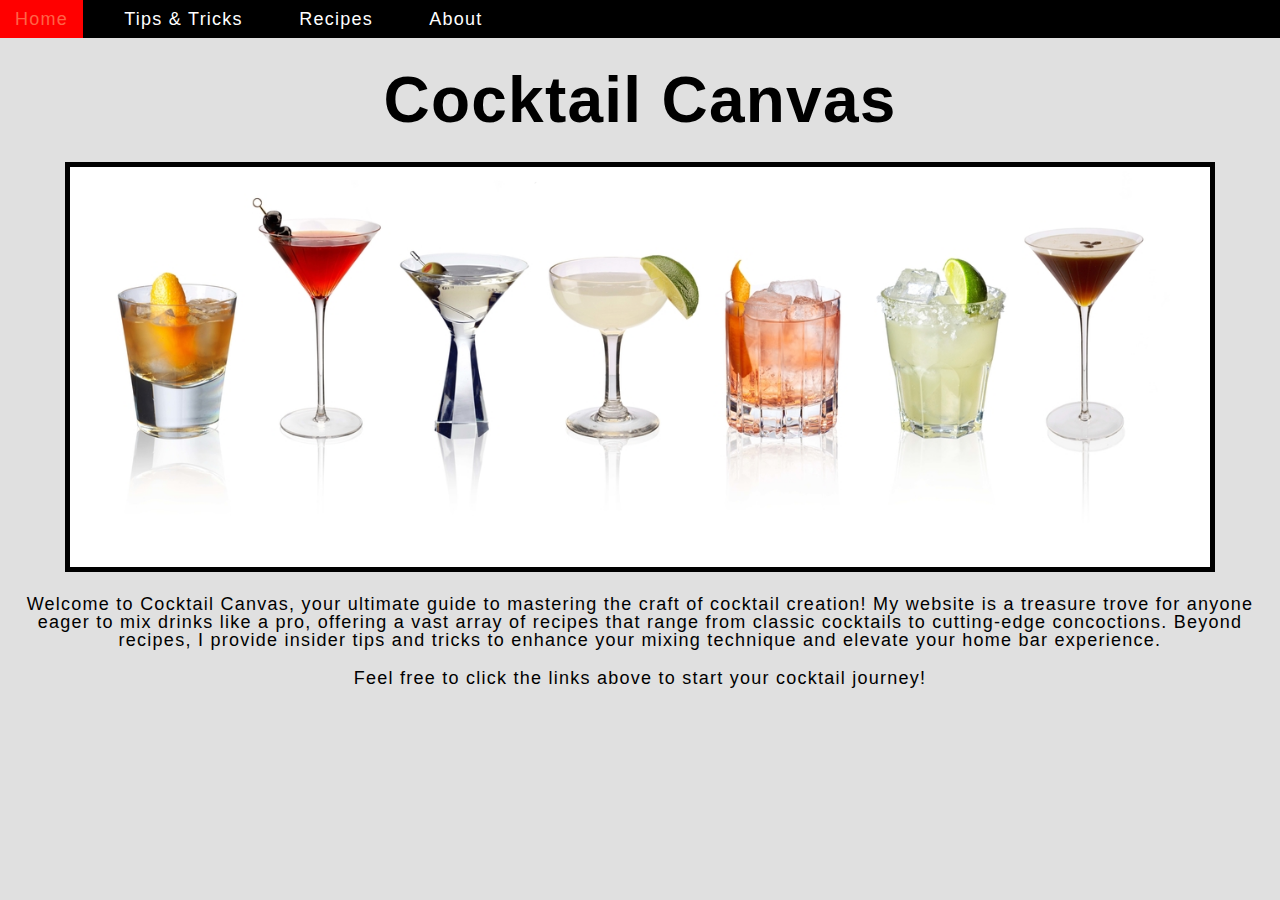
<file: index.html>
<!DOCTYPE html>
<html lang="en">
<head>
    <meta charset="UTF-8">
    <meta name="viewport" content="width=device-width, initial-scale=1.0">
    <title>index</title>
    <link rel="icon" type="image/x-icon" href="iimages/favicon.ico">
    <link rel="stylesheet" href="css/html5reset.css">
    <link rel="stylesheet" href="css/style.css">
    <link rel="stylesheet" href="https://fonts.googleapis.com/css?family=Lora">
</head>
<body>
    <a href="#main-content" class="skip-link">Skip to Main Content</a>
    <header>
        <nav>
            <ul class = "nav">
                <li><a class = "active" href = "index.html">Home</a></li>
                <li><a href = "tips.html">Tips & Tricks</a></li>
                <li><a href = "recipes.html">Recipes</a></li>
                <li><a href = "about.html">About</a></li>
            </ul>
        </nav>

    </header>
    <main id="main-content">
        <div class="mainpage">
            <h1>Cocktail Canvas</h1>
            <img src="iimages/banner.jpg" height="400" alt="spirits illustration">
        </div>
            <p>Welcome to Cocktail Canvas, your ultimate guide to mastering the craft of cocktail creation! My website is a treasure trove for anyone eager to mix drinks like a pro, offering a vast array of recipes that range from classic cocktails to cutting-edge concoctions. Beyond recipes, I provide insider tips and tricks to enhance your mixing technique and elevate your home bar experience.</p>
            <p>Feel free to click the links above to start your cocktail journey!</p>
    </main>
</body>
</html>
</file>
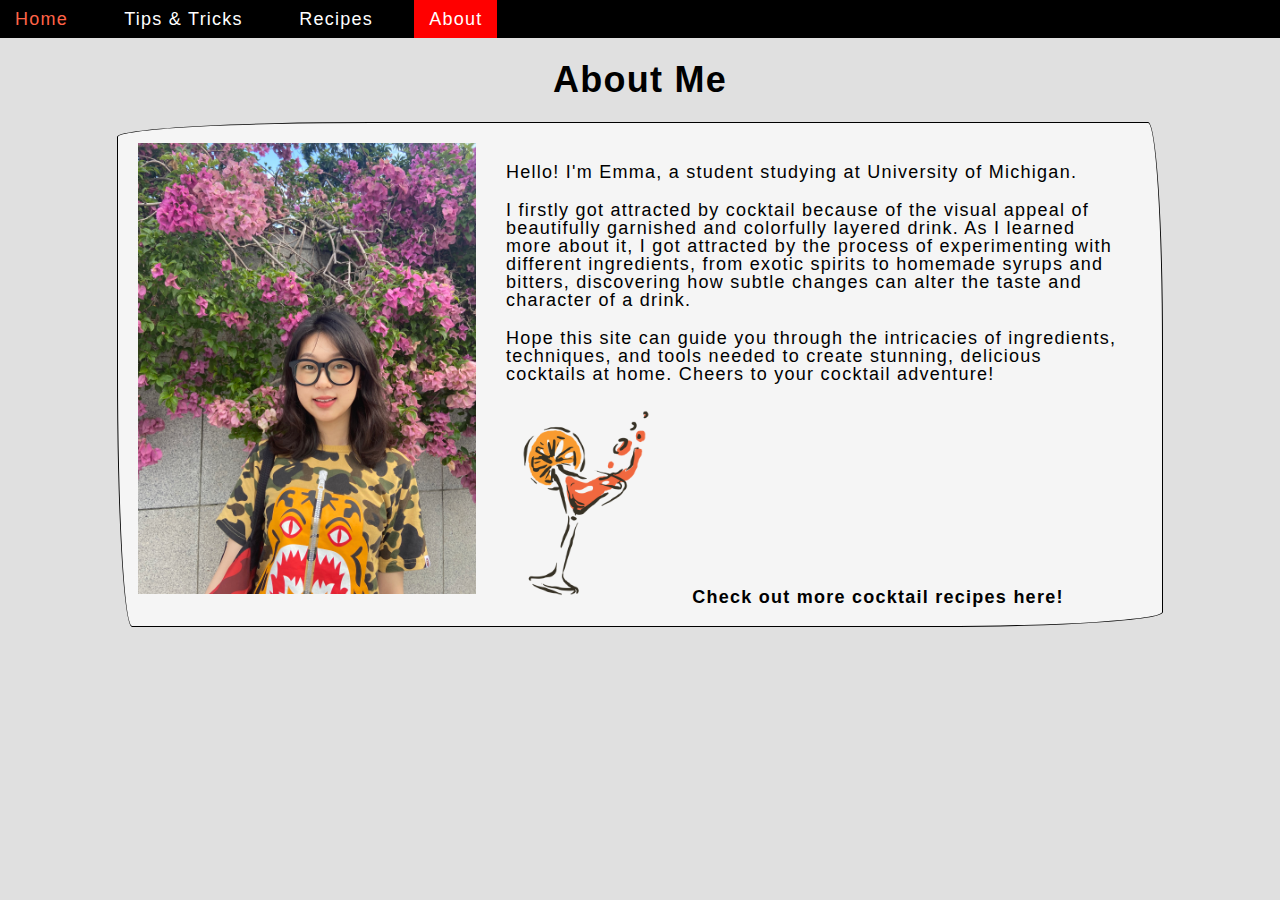
<file: about.html>
<!DOCTYPE html>
<html lang="en">
<head>
    <meta charset="UTF-8">
    <meta name="viewport" content="width=device-width, initial-scale=1.0">
    <link rel="stylesheet" href="css/html5reset.css">
    <link rel="stylesheet" href="css/style.css">
    <link rel="stylesheet" href="https://fonts.googleapis.com/css?family=Lora">
    <title>About</title>
</head>

<body>
    <a href = "#main-content" class="skip-link">Skip to Main Content</a>
    <header>
        <nav>
            <ul class = "nav">
                <li><a href = "index.html">Home</a></li>
                <li><a href = "tips.html">Tips & Tricks</a></li>
                <li><a href = "recipes.html">Recipes</a></li>
                <li><a class = "active" href = "about.html">About</a></li>
            </ul>
        </nav>

    </header>
    <main id="main-content">
        <h1>About Me</h1>
        <div class="container">
            <div class="profile-image">
                <img src="iimages/My Pic.jpg" alt="Profile Picture">
            </div>
            <div class="profile-description">
                <p>Hello! I'm Emma, a student studying at University of Michigan.</p>
                <p>I firstly got attracted by cocktail because of the visual appeal of beautifully garnished and colorfully layered drink. As I learned more about it, I got attracted by the process of experimenting with different ingredients, from exotic spirits to homemade syrups and bitters, discovering how subtle changes can alter the taste and character of a drink. </p>
                <p>Hope this site can guide you through the intricacies of ingredients, techniques, and tools needed to create stunning, delicious cocktails at home. Cheers to your cocktail adventure!</p>
                <img src="iimages/cocktail illustration.jpg" width = "200" alt="cocktail illustration">
                <a href="https://www.liquor.com/">Check out more cocktail recipes here!</a>
            </div>
    </main>

</body>
</html>
</file>
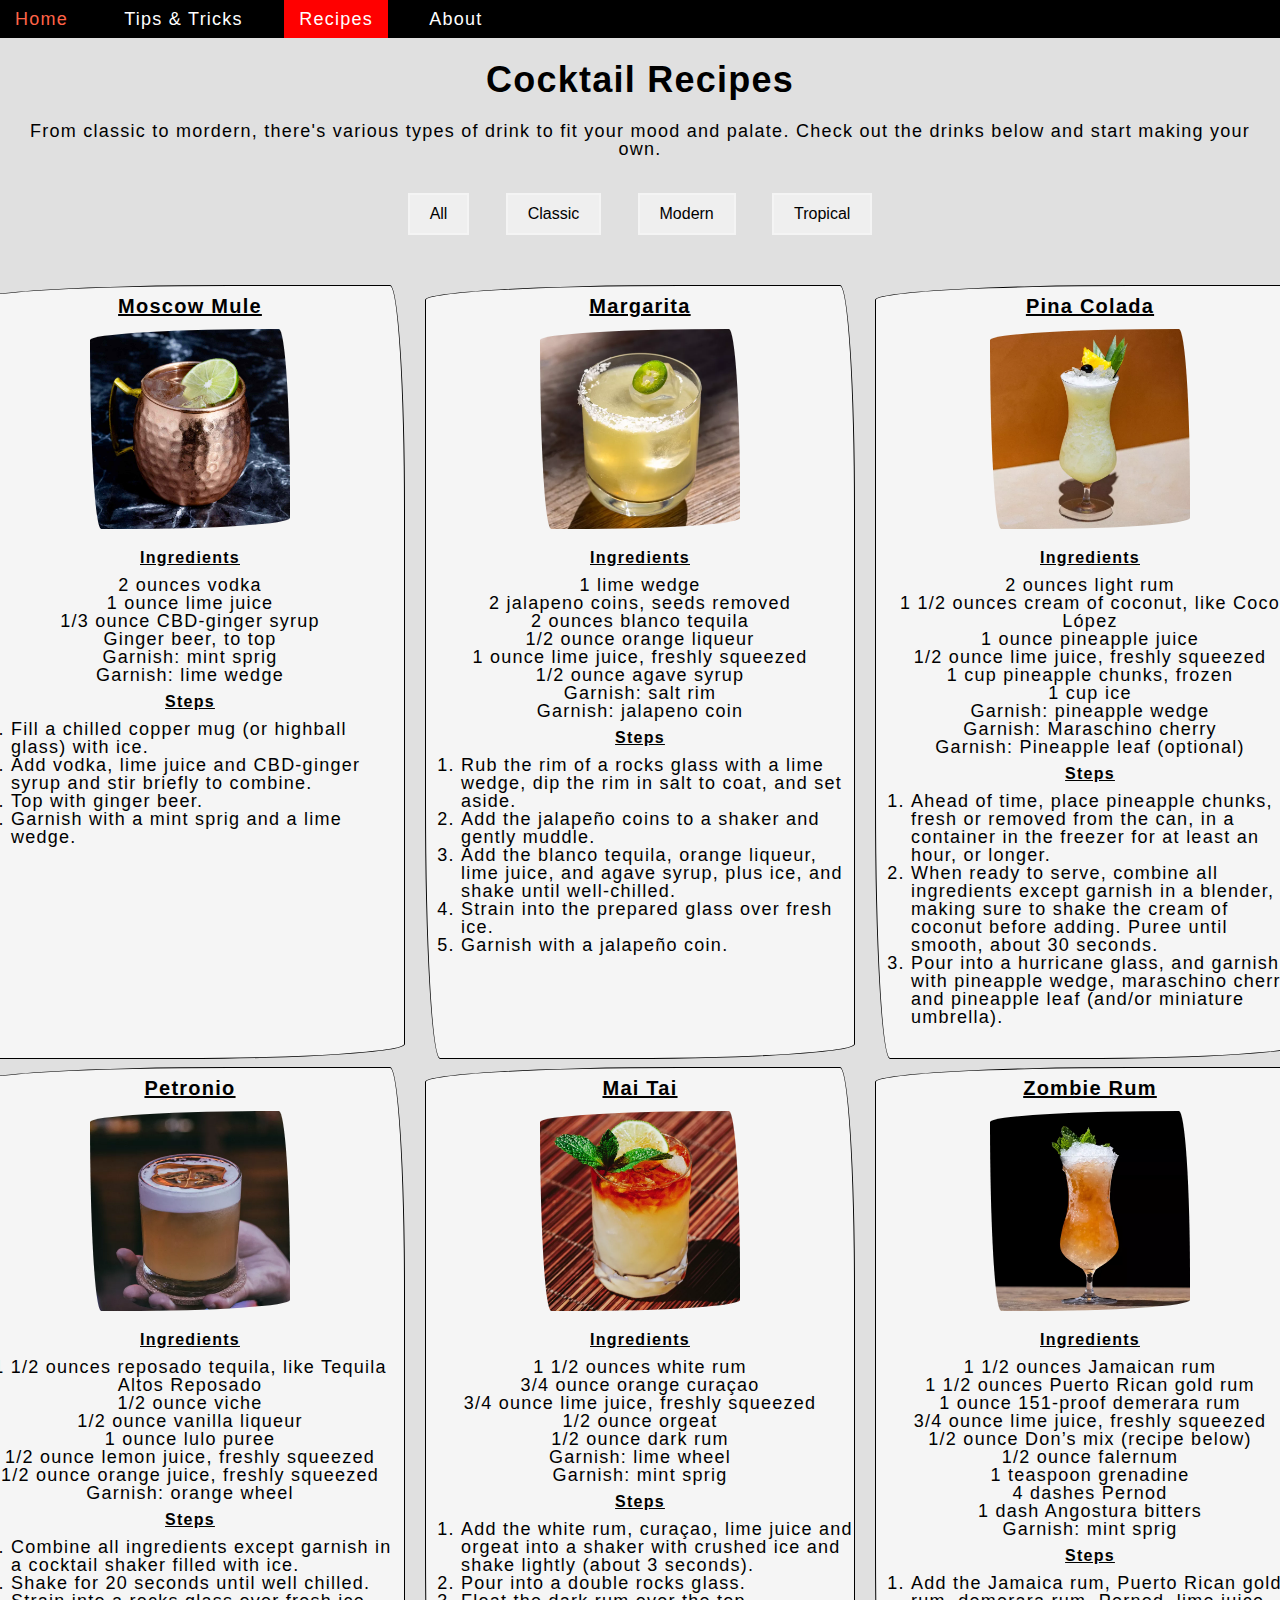
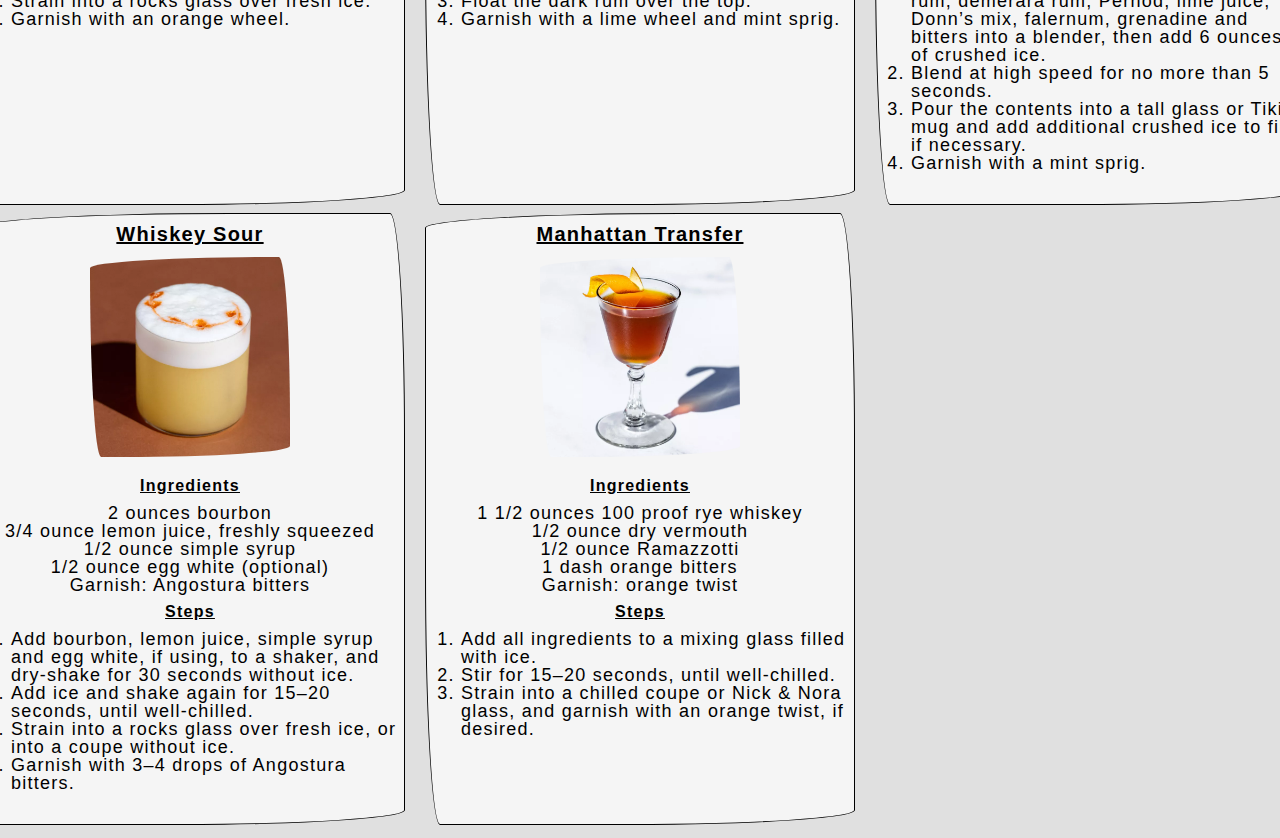
<file: recipes.html>
<!DOCTYPE html>
<html lang="en">
<head>
    <meta charset="UTF-8">
    <meta name="viewport" content="width=device-width, initial-scale=1.0">
    <link rel="stylesheet" href="css/html5reset.css">
    <link rel="stylesheet" href="css/style.css">
    <link rel="stylesheet" href="https://fonts.googleapis.com/css?family=Lora">
    <title>Recipes</title>
</head>

<body>
    <a href = "#main-content" class="skip-link">Skip to Main Content</a>
    <header>
        <nav>
            <ul class = "nav">
                <li><a href = "index.html">Home</a></li>
                <li><a href = "tips.html">Tips & Tricks</a></li>
                <li><a class = "active" href = "recipes.html">Recipes</a></li>
                <li><a href = "about.html">About</a></li>
            </ul>
        </nav>

    </header>
    <main id="main-content">
        <h1>Cocktail Recipes</h1>
        <p>From classic to mordern, there's various types of drink to fit your mood and palate. Check out the drinks below and start making your own.</p>
        <button type="button" class="mixbutton" data-filter="all">All</button>
        <button type="button" class="mixbutton" data-filter="classic">Classic</button>
        <button type="button" class="mixbutton" data-filter="modern">Modern</button>
        <button type="button" class="mixbutton" data-filter="tropical">Tropical</button>

        <div class = "infodiv" id = "MixItUp">
            <div class="classic all">
                <div class = "recipepics">
                    <h2>Moscow Mule</h2>
                    <img src="iimages/moscow-mule.jpg" width = "200" alt="Moscow Mule">
                    <h3>Ingredients</h3>
                        <ul>
                            <li>2 ounces vodka</li>
                            <li>1 ounce lime juice</li>
                            <li>1/3 ounce CBD-ginger syrup</li>
                            <li>Ginger beer, to top</li>
                            <li>Garnish: mint sprig</li>
                            <li>Garnish: lime wedge</li>
                        </ul>
                    <h3>Steps</h3>
                        <ol>
                            <li>Fill a chilled copper mug (or highball glass) with ice.</li>
                            <li>Add vodka, lime juice and CBD-ginger syrup and stir briefly to combine.</li>
                            <li>Top with ginger beer.</li>
                            <li>Garnish with a mint sprig and a lime wedge.</li>
                        </ol>
                </div>
            </div>

            <div class="classic all">
                <div class = "recipepics">
                    <h2>Margarita</h2>
                    <img src="iimages/Spicy_Margarita.jpg" width = "200" alt="Moscow Mule">
                    <h3>Ingredients</h3>
                        <ul>
                            <li>1 lime wedge</li>
                            <li>2 jalapeno coins, seeds removed</li>
                            <li>2 ounces blanco tequila</li>
                            <li>1/2 ounce orange liqueur</li>
                            <li>1 ounce lime juice, freshly squeezed</li>
                            <li>1/2 ounce agave syrup</li>
                            <li>Garnish: salt rim</li>
                            <li>Garnish: jalapeno coin</li>
                        </ul>
                    <h3>Steps</h3>
                        <ol>
                            <li>Rub the rim of a rocks glass with a lime wedge, dip the rim in salt to coat, and set aside.</li>
                            <li>Add the jalapeño coins to a shaker and gently muddle.</li>
                            <li>Add the blanco tequila, orange liqueur, lime juice, and agave syrup, plus ice, and shake until well-chilled.</li>
                            <li>Strain into the prepared glass over fresh ice.</li>
                            <li>Garnish with a jalapeño coin.</li>
                        </ol>
                </div>
            </div>

            <div class="tropical all">
                <div class = "recipepics">
                    <h2>Pina Colada</h2>
                    <img src="iimages/Frozen-Pina-Colada.jpg" width = "200" alt="Moscow Mule">
                    <h3>Ingredients</h3>
                        <ul>
                            <li>2 ounces light rum</li>
                            <li>1 1/2 ounces cream of coconut, like Coco López</li>
                            <li>1 ounce pineapple juice</li>
                            <li>1/2 ounce lime juice, freshly squeezed</li>
                            <li>1 cup pineapple chunks, frozen</li>
                            <li>1 cup ice</li>
                            <li>Garnish: pineapple wedge</li>
                            <li>Garnish: Maraschino cherry</li>
                            <li>Garnish: Pineapple leaf (optional)</li>
                        </ul>
                    <h3>Steps</h3>
                        <ol>
                            <li>Ahead of time, place pineapple chunks, fresh or removed from the can, in a container in the freezer for at least an hour, or longer.</li>
                            <li>When ready to serve, combine all ingredients except garnish in a blender, making sure to shake the cream of coconut before adding. Puree until smooth, about 30 seconds.</li>
                            <li>Pour into a hurricane glass, and garnish with pineapple wedge, maraschino cherry, and pineapple leaf (and/or miniature umbrella).</li>
                        </ol>
                </div>
            </div>

            <div class="modern all">
                <div class = "recipepics">
                    <h2>Petronio</h2>
                    <img src="iimages/Petronio_Cocktail.jpg" width = "200" alt="Moscow Mule">
                    <h3>Ingredients</h3>
                        <ul>
                            <li>1 1/2 ounces reposado tequila, like Tequila Altos Reposado</li>
                            <li>1/2 ounce viche</li>
                            <li>1/2 ounce vanilla liqueur</li>
                            <li>1 ounce lulo puree</li>
                            <li>1/2 ounce lemon juice, freshly squeezed</li>
                            <li>1/2 ounce orange juice, freshly squeezed</li>
                            <li>Garnish: orange wheel</li>
                        </ul>
                    <h3>Steps</h3>
                        <ol>
                            <li>Combine all ingredients except garnish in a cocktail shaker filled with ice.</li>
                            <li>Shake for 20 seconds until well chilled.</li>
                            <li>Strain into a rocks glass over fresh ice.</li>
                            <li>Garnish with an orange wheel.</li>
                        </ol>
                </div>
            </div>

            <div class="tropical all">
                <div class = "recipepics">
                    <h2>Mai Tai</h2>
                    <img src="iimages/mai-tai.jpg" width = "200" alt="Moscow Mule">
                    <h3>Ingredients</h3>
                        <ul>
                            <li>1 1/2 ounces white rum</li>
                            <li>3/4 ounce orange curaçao</li>
                            <li>3/4 ounce lime juice, freshly squeezed</li>
                            <li>1/2 ounce orgeat</li>
                            <li>1/2 ounce dark rum</li>
                            <li>Garnish: lime wheel</li>
                            <li>Garnish: mint sprig</li>
                        </ul>
                    <h3>Steps</h3>
                        <ol>
                            <li>Add the white rum, curaçao, lime juice and orgeat into a shaker with crushed ice and shake lightly (about 3 seconds).</li>
                            <li>Pour into a double rocks glass.</li>
                            <li>Float the dark rum over the top.</li>
                            <li>Garnish with a lime wheel and mint sprig.</li>
                        </ol>
                </div>
            </div>

            <div class="tropical all">
                <div class = "recipepics">
                    <h2>Zombie Rum</h2>
                    <img src="iimages/Zombie_Cocktail.jpg" width = "200" alt="Moscow Mule">
                    <h3>Ingredients</h3>
                        <ul>
                            <li>1 1/2 ounces Jamaican rum</li>
                            <li>1 1/2 ounces Puerto Rican gold rum</li>
                            <li>1 ounce 151-proof demerara rum</li>
                            <li>3/4 ounce lime juice, freshly squeezed</li>
                            <li>1/2 ounce Don’s mix (recipe below)</li>
                            <li>1/2 ounce falernum</li>
                            <li>1 teaspoon grenadine</li>
                            <li>4 dashes Pernod</li>
                            <li>1 dash Angostura bitters</li>
                            <li>Garnish: mint sprig</li>
                        </ul>
                    <h3>Steps</h3>
                        <ol>
                            <li>Add the Jamaica rum, Puerto Rican gold rum, demerara rum, Pernod, lime juice, Donn’s mix, falernum, grenadine and bitters into a blender, then add 6 ounces of crushed ice.</li>
                            <li>Blend at high speed for no more than 5 seconds.</li>
                            <li>Pour the contents into a tall glass or Tiki mug and add additional crushed ice to fill, if necessary.</li>
                            <li>Garnish with a mint sprig.</li>
                        </ol>
                </div>
            </div>

            <div class="classic all">
                <div class = "recipepics">
                    <h2>Whiskey Sour</h2>
                    <img src="iimages/whiskey-sour.jpg" width = "200" alt="Moscow Mule">
                    <h3>Ingredients</h3>
                        <ul>
                            <li>2 ounces bourbon</li>
                            <li>3/4 ounce lemon juice, freshly squeezed</li>
                            <li>1/2 ounce simple syrup</li>
                            <li>1/2 ounce egg white (optional)</li>
                            <li>Garnish: Angostura bitters</li>
                        </ul>
                    <h3>Steps</h3>
                        <ol>
                            <li>Add bourbon, lemon juice, simple syrup and egg white, if using, to a shaker, and dry-shake for 30 seconds without ice.</li>
                            <li>Add ice and shake again for 15–20 seconds, until well-chilled.</li>
                            <li>Strain into a rocks glass over fresh ice, or into a coupe without ice.</li>
                            <li>Garnish with 3–4 drops of Angostura bitters.</li>
                        </ol>
                </div>
            </div>

            <div class="modern all">
                <div class = "recipepics">
                    <h2>Manhattan Transfer</h2>
                    <img src="iimages/manhattan-transfer.jpg" width = "200" alt="Moscow Mule">
                    <h3>Ingredients</h3>
                        <ul>
                            <li>1 1/2 ounces 100 proof rye whiskey</li>
                            <li>1/2 ounce dry vermouth</li>
                            <li>1/2 ounce Ramazzotti</li>
                            <li>1 dash orange bitters</li>
                            <li>Garnish: orange twist</li>
                        </ul>
                    <h3>Steps</h3>
                        <ol>
                            <li>Add all ingredients to a mixing glass filled with ice.</li>
                            <li>Stir for 15–20 seconds, until well-chilled.</li>
                            <li>Strain into a chilled coupe or Nick & Nora glass, and garnish with an orange twist, if desired.</li>

                        </ol>
                </div>
            </div>

        </div>
        <script>
            document.addEventListener("DOMContentLoaded", function() {
                const buttons = document.querySelectorAll('.mixbutton');
                buttons.forEach(function(button) {
                    button.addEventListener('click', function() {
                        const filter = this.getAttribute('data-filter');
                        const divs = document.querySelectorAll('.infodiv div.all'); // Only select divs that have the 'all' class
                        if (filter === 'all') {
                            // If the filter is 'all', show all divs
                            divs.forEach(div => div.style.display = 'block');
                        } else {
                            // Otherwise, show only divs that match the 'filter all' class combination
                            divs.forEach(div => {
                                if (div.classList.contains(filter)) {
                                    div.style.display = 'block';
                                } else {
                                    div.style.display = 'none';
                                }
                            });
                        }
                    });
                });
            });
            </script>
    </main>
</body>
</html>
</file>
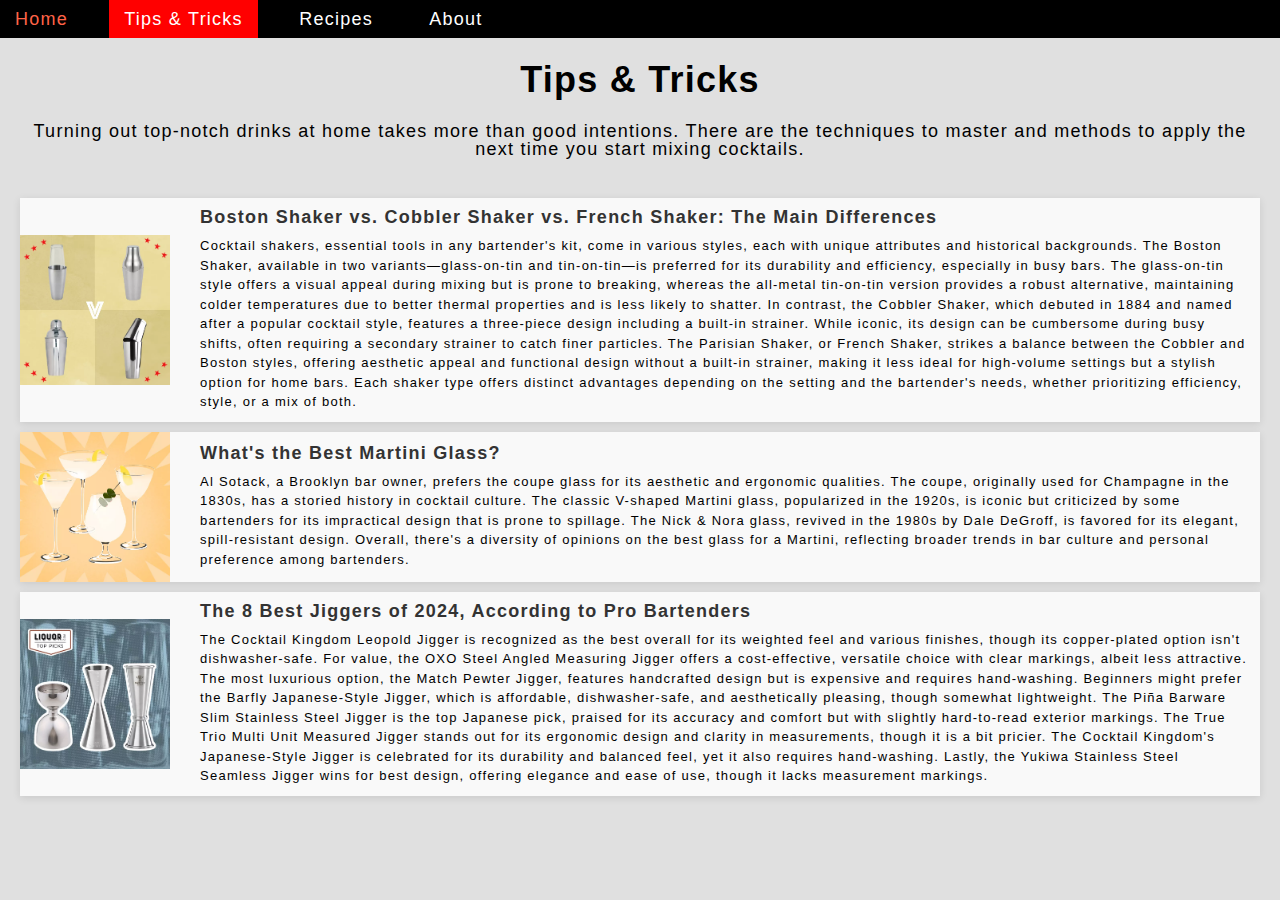
<file: tips.html>
<!DOCTYPE html>
<html lang="en">
<head>
    <meta charset="UTF-8">
    <meta name="viewport" content="width=device-width, initial-scale=1.0">
    <link rel="stylesheet" href="css/html5reset.css">
    <link rel="stylesheet" href="css/style.css">
    <link rel="stylesheet" href="https://fonts.googleapis.com/css?family=Lora">
    <title>About</title>
</head>

<body>
    <a href = "#main-content" class="skip-link">Skip to Main Content</a>
    <header>
        <nav>
            <ul class = "nav">
                <li><a href = "index.html">Home</a></li>
                <li><a class = "active" href = "tips.html">Tips & Tricks</a></li>
                <li><a href = "recipes.html">Recipes</a></li>
                <li><a href = "about.html">About</a></li>
            </ul>
        </nav>

    </header>
    <main id="main-content">
        <h1>Tips & Tricks</h1>
        <p>Turning out top-notch drinks at home takes more than good intentions. There are the techniques to master and methods to apply the next time you start mixing cocktails.</p>
        <div class="card-container">
            <div class="card" id="clickableCard1">
                <img src="iimages/shaker.jpg" alt="Shaker Selection">
                    <div class="content">
                    <h2>Boston Shaker vs. Cobbler Shaker vs. French Shaker: The Main Differences</h2>
                    <p>Cocktail shakers, essential tools in any bartender's kit, come in various styles, each with unique attributes and historical backgrounds. The Boston Shaker, available in two variants—glass-on-tin and tin-on-tin—is preferred for its durability and efficiency, especially in busy bars. The glass-on-tin style offers a visual appeal during mixing but is prone to breaking, whereas the all-metal tin-on-tin version provides a robust alternative, maintaining colder temperatures due to better thermal properties and is less likely to shatter. In contrast, the Cobbler Shaker, which debuted in 1884 and named after a popular cocktail style, features a three-piece design including a built-in strainer. While iconic, its design can be cumbersome during busy shifts, often requiring a secondary strainer to catch finer particles. The Parisian Shaker, or French Shaker, strikes a balance between the Cobbler and Boston styles, offering aesthetic appeal and functional design without a built-in strainer, making it less ideal for high-volume settings but a stylish option for home bars. Each shaker type offers distinct advantages depending on the setting and the bartender's needs, whether prioritizing efficiency, style, or a mix of both.</p>
                    </div>
            </div>
            <div class="card" id="clickableCard2">
                <img src="iimages/martini-glasses.jpg" alt="Martini glassess">
                <div class="content">
                <h2>What's the Best Martini Glass?</h2>
                <p>Al Sotack, a Brooklyn bar owner, prefers the coupe glass for its aesthetic and ergonomic qualities. The coupe, originally used for Champagne in the 1830s, has a storied history in cocktail culture. The classic V-shaped Martini glass, popularized in the 1920s, is iconic but criticized by some bartenders for its impractical design that is prone to spillage. The Nick & Nora glass, revived in the 1980s by Dale DeGroff, is favored for its elegant, spill-resistant design. Overall, there's a diversity of opinions on the best glass for a Martini, reflecting broader trends in bar culture and personal preference among bartenders.</p>
                </div>
            </div>
            <div class="card" id="clickableCard3">
                <img src="iimages/jiggers.jpg" alt="Best jiggers">
                <div class="content">
                    <h2>The 8 Best Jiggers of 2024, According to Pro Bartenders</h2>
                    <p>The Cocktail Kingdom Leopold Jigger is recognized as the best overall for its weighted feel and various finishes, though its copper-plated option isn't dishwasher-safe. For value, the OXO Steel Angled Measuring Jigger offers a cost-effective, versatile choice with clear markings, albeit less attractive. The most luxurious option, the Match Pewter Jigger, features handcrafted design but is expensive and requires hand-washing. Beginners might prefer the Barfly Japanese-Style Jigger, which is affordable, dishwasher-safe, and aesthetically pleasing, though somewhat lightweight. The Piña Barware Slim Stainless Steel Jigger is the top Japanese pick, praised for its accuracy and comfort but with slightly hard-to-read exterior markings. The True Trio Multi Unit Measured Jigger stands out for its ergonomic design and clarity in measurements, though it is a bit pricier. The Cocktail Kingdom's Japanese-Style Jigger is celebrated for its durability and balanced feel, yet it also requires hand-washing. Lastly, the Yukiwa Stainless Steel Seamless Jigger wins for best design, offering elegance and ease of use, though it lacks measurement markings.</p>
                </div>
            </div>
        </div>
    </main>
<script>
    document.getElementById('clickableCard1').addEventListener('click', function() {
    window.location.href = 'https://www.liquor.com/boston-vs-cobbler-vs-parisian-shaker-7738267';
});
    document.getElementById('clickableCard2').addEventListener('click', function() {
    window.location.href = 'https://www.liquor.com/best-martini-glass-7547546';
});
document.getElementById('clickableCard3').addEventListener('click', function() {
    window.location.href = 'https://www.liquor.com/best-jiggers-5096043';
});
</script>
</body>
</html>
</file>
<file: css/style.css>
body {
  background-color: rgb(224, 224, 224);
  font-family:'Franklin Gothic Medium', 'Arial Narrow', Arial, sans-serif;
  font-size: 18px;
  letter-spacing: 1.25px;
  text-align: center;
  animation: fadeIn 0.25s ease-in-out;
}

@keyframes fadeIn {
  from { opacity: 0; }
  to { opacity: 1; }
}

.skip-link {
  position: absolute;
  top: -40px; /* Start off-screen */
  left: 0;
  background: #000; /* Choose a background color that makes sense for your site */
  color: #fff; /* Text color */
  padding: 8px;
  z-index: 100; /* Ensure it's above other content */
  transition: top 0.3s; /* Smooth transition for better UX */
}

.skip-link:focus {
  top: 10px; /* Move into view when focused */
}

p {
  margin: 20px;
}

h1 {
    display: block;
    font-size: 2em;
    margin-block-start: 0.67em;
    margin-block-end: 0.67em;
    margin-inline-start: 0px;
    margin-inline-end: 0px;
    font-weight: bold;
    unicode-bidi: isolate;
}

.mainpage h1 {
  font-family: 'Franklin Gothic Medium', 'Arial Narrow', Arial, sans-serif; /* Font stack for the heading */
  font-size: 4rem; /* Large, eye-catching size */
  color: black; /* Soft light grey for contrast */
  text-align: center; /* Center the heading */
  margin-top: 20px; /* Space at the top */
  margin-bottom: 20px; /* Space at the bottom */
  padding: 10px 0; /* Padding for visual comfort */
  border-radius: 10px; /* Rounded corners for a soft look */
}

/* Responsive typography */
@media (max-width: 768px) {
  .mainpage h1 {
      font-size: 2rem; /* Smaller font size for smaller screens */
  }
}



.mixbutton {
  display: inline-block;
  padding: 10px 20px;
  border: 2px solid #f4f4f4;
  margin: 0 0.3em 0.3em 0;
  text-decoration: none;
  text-align: center;
  font-size: medium;
  margin: 15px;
}

.infodiv {
  display: grid;
  grid-template-columns: 450px 450px 450px;
  margin: 25px;
  row-gap: 10px;
  justify-content: center;
}

.classic_all {
  display: grid;
  grid-template-columns: 1fr 1fr 1fr;
}

.recipepics {
  margin: 10px;
  border: 1.5px ridge black;
  text-align: center;
  background-color: whitesmoke;
  height: 100%;
  border-radius: 255px 15px 225px 15px/15px 225px 15px 255px;
}

.recipepics h2 {
  font-size: 20px;
  text-decoration: underline;
  margin-top: 10px;
  margin-bottom: 5px;
}

.recipepics h3 {
  font-size: 16px;
  margin-top: 10px;
  margin-bottom: 10px;
  text-decoration: underline;
}

.recipepics img {
  max-width: 100%;
  margin-top: 8px;
  margin-bottom: 8px;
  border-radius: 255px 15px 225px 15px/15px 225px 15px 255px;
}

.infodiv ol {
  list-style-type: decimal;
  padding-left: 35px;
  margin-top: 10px;
  margin-bottom: 10px;
  text-align: left;
}

.infodiv ul {
  list-style-type: none;
  padding-left: 0;
  margin-top: 10px;
  margin-bottom: 10px;
}

nav ul {
  background-color: black; /* Sets the background of the nav bar */
  list-style-type: none; /* Removes bullet points */
  margin: 0; /* Removes default margin */
  padding: 0; /* Removes default padding */
  overflow: hidden; /* Keeps the <ul> contained within its boundaries */
  text-align: left; /* Aligns the list items to the left */
}

nav ul li {
  display: inline-block; /* Displays list items in a row */
  margin-right: 20px; /* Space between the menu items */
}

nav ul li a {
  text-decoration: none; /* Removes underline from links */
  color: rgb(255, 255, 255); /* Sets the text color to dark red */
  padding: 10px 15px; /* Adds padding around the text */
  display: block; /* Allows padding to affect the link area */
}

nav ul li a.active {
  background-color: red; /* Background color for the active link */
}

/* Navigation Links Hover Effect */
.nav li a {
  transition: color 0.3s;
}

.nav li a:hover, .nav li a:focus {
  color: #ff6347; /* or any other color */
}

.container {
  display: grid;
  grid-template-columns: 1fr 2fr;
  gap: 10px;
  max-width: 80%;
  margin: 20px auto;
  padding: 10px;
  border: 1.5px ridge black;
  text-align: left;
  background-color: whitesmoke;
  border-radius: 255px 15px 225px 15px/15px 225px 15px 255px;
}

.profile-image img {
  width: 100%;
  height: auto;
  padding-left: 10px;
  padding-top: 10px;
}

.profile-description {
  padding: 10px;
  align-content: center;
}

.profile-description a {
  color: black;
  font-weight: bold;
  text-decoration: none;
}

.profile-description a:hover {
  text-decoration: underline;
}

.profile-description a:visited {
  color: black;
  font-weight: bold;
  text-decoration: none;
}

.mainpage img {
  border: 5px solid #000; /* Black border, 5 pixels thick */
}

.card-container {
  display: flex;
  flex-direction: column; /* Stack cards vertically */
  padding: 20px;
}

.card {
  display: flex;
  text-align: left;
  align-items: center;
  background-color: #f9f9f9;
  margin-bottom: 10px; /* Add margin only at the bottom */
  box-shadow: 0 2px 8px rgba(0, 0, 0, 0.1);
}

.card img {
  width: 150px;
  height: 150px;
  margin-right: 20px;
}

.content {
  flex-grow: 1;
}

.content h2 {
  margin: 10px;
  color: #333;
}

.content p {
  margin: 10px 10px 10px 10px;
  line-height: 1.5;
  font-size: small;
}

.card:hover {
  transform: scale(1.01);
}

#clickableCard1, #clickableCard2, #clickableCard3 {
  cursor: pointer;
}
</file>
